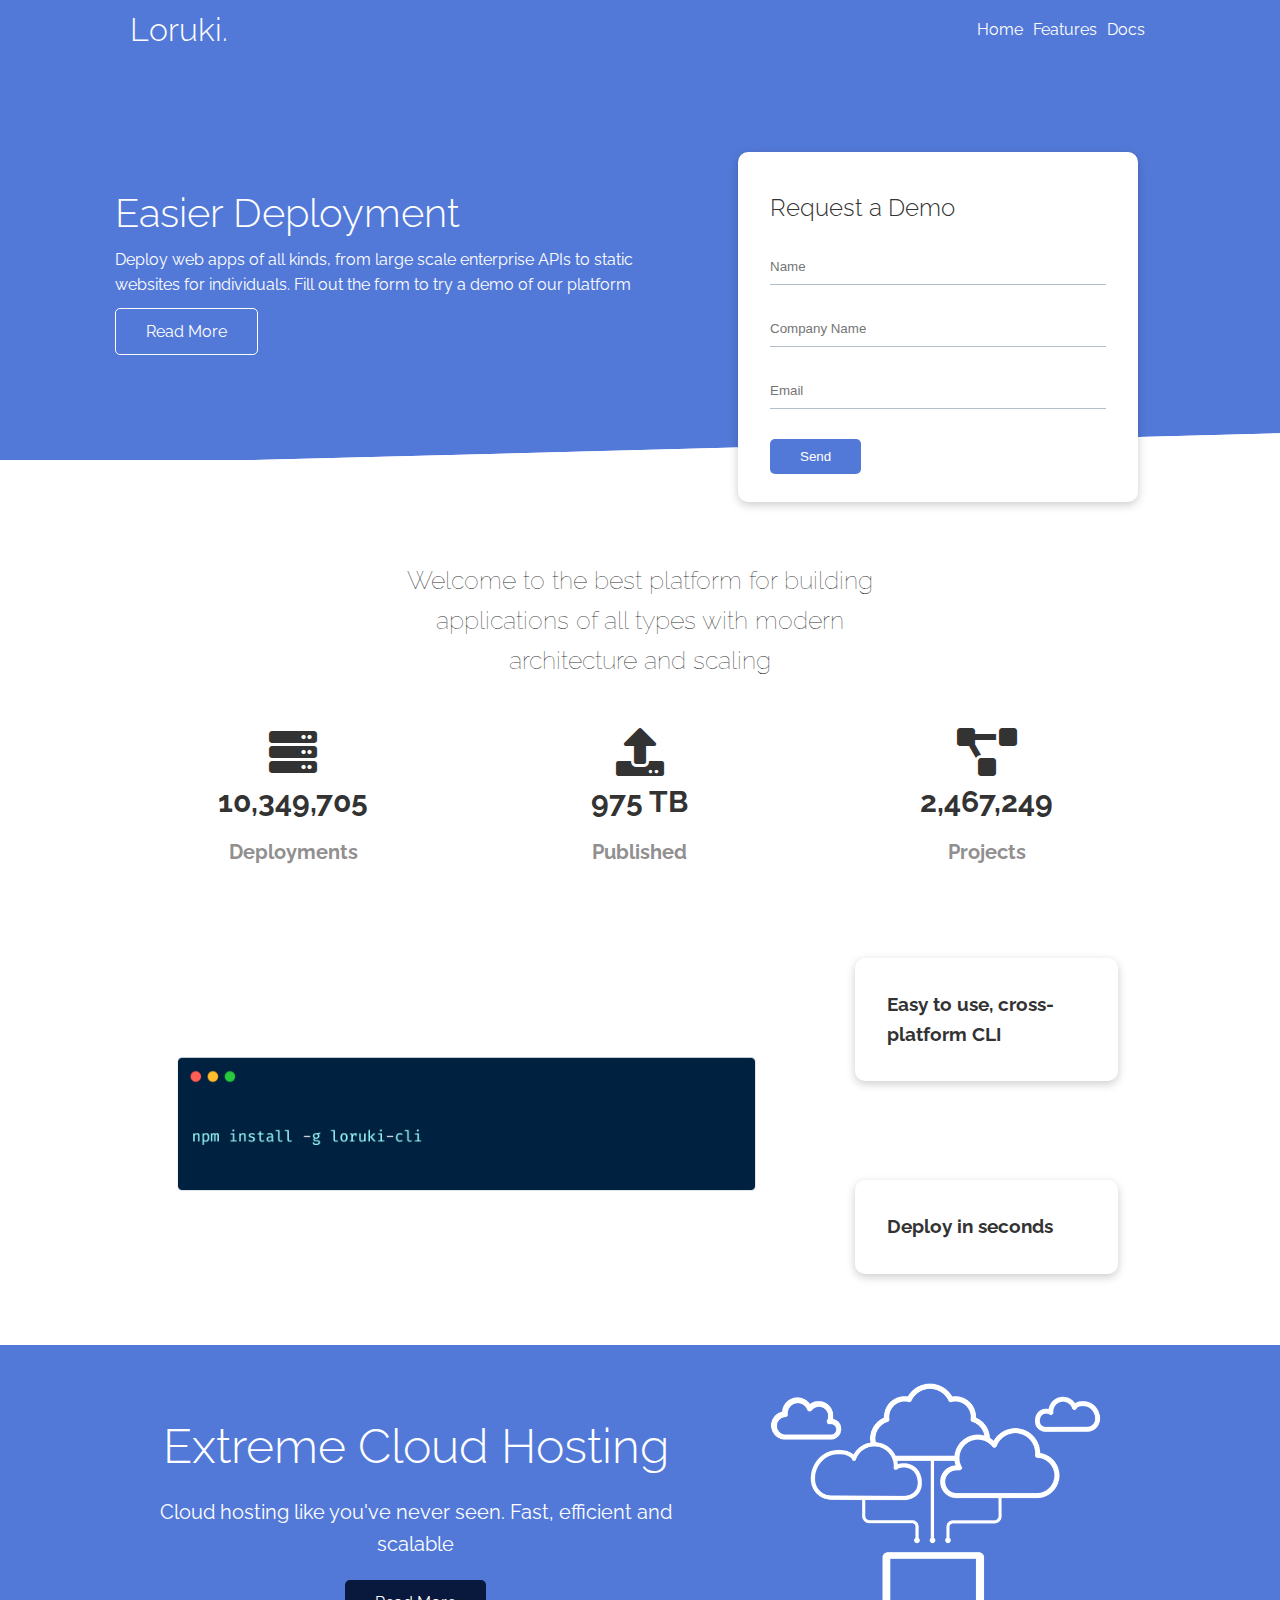
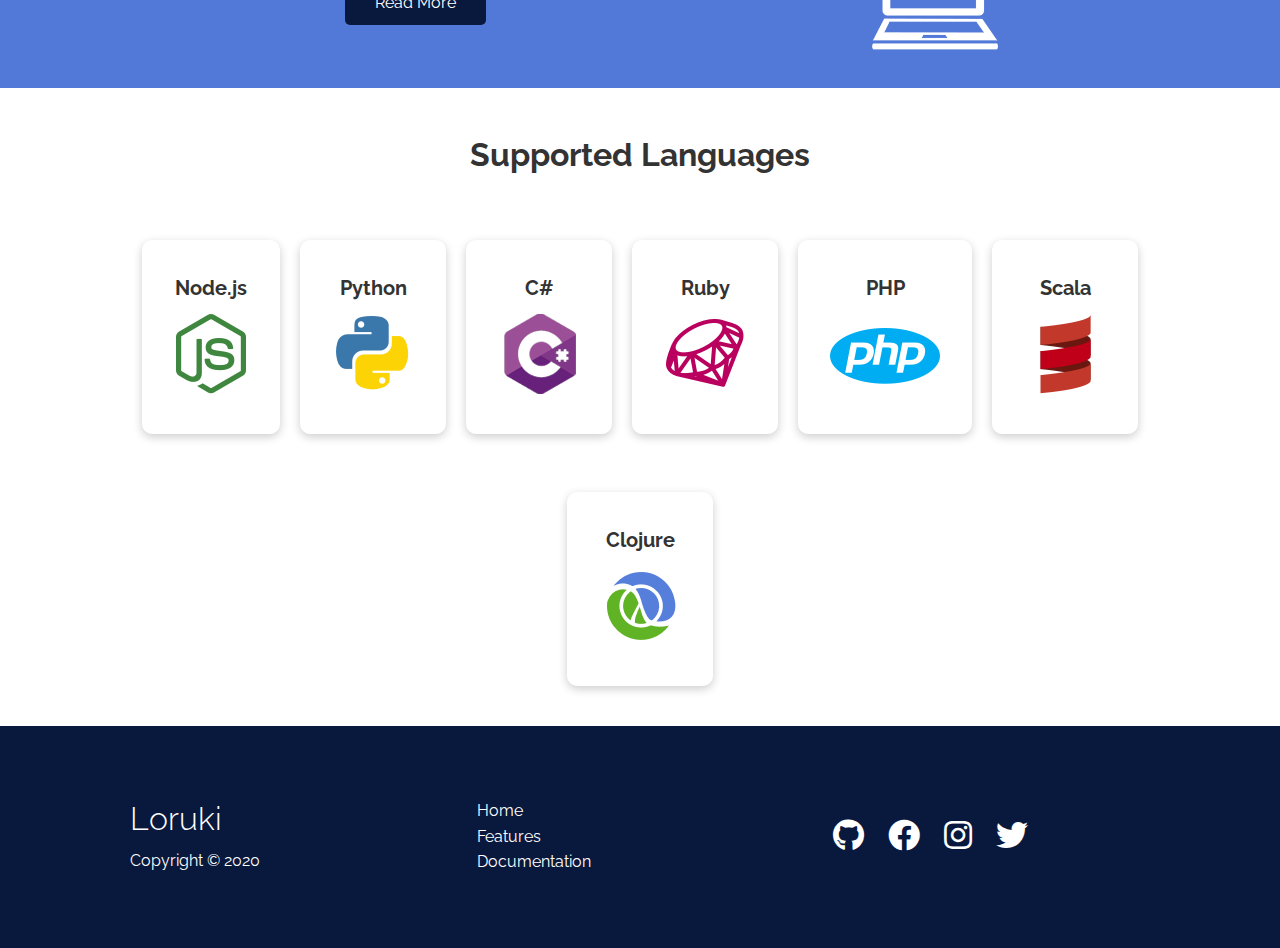
<file: index.html>
<!DOCTYPE html>
<html lang="en">
<head>
    <meta charset="UTF-8">
    <meta name="viewport" content="width=device-width, initial-scale=1.0">
    <title>Loruki | Cloud Hosting for everyone</title>
    <link rel="shortcut icon" href="images/favicon.png" type="image/x-icon">
    <link rel="stylesheet" href="css/utilities.css">
    <link rel="stylesheet" href="css/style.css">
    <link rel="stylesheet" href="css/all.css"><!-- fontawesome -->
</head>
<body>
    <!-- NAVBAR -->
    <div class="navbar">
        <div class="container flex">
            <h1 class="logo">Loruki.</h1>
            <nav>
                <ul>
                    <li><a href="index.html">Home</a></li>
                    <li><a href="features.html">Features</a></li>
                    <li><a href="docs.html">Docs</a></li>
                </ul>
            </nav>
        </div>
    </div>

    <!-- SHOWCASE -->
    <section class="showcase">
        <div class="container grid">
            <div class="showcase-text">
                <h1>Easier Deployment</h1>
                <p>Deploy web apps of all kinds, from large scale enterprise APIs to static websites for individuals. Fill out the form to try a demo of our platform</p>
                <a href="features.html" class="btn btn-outline">Read More</a>
            </div>
            <div class="showcase-form card">
                <h2>Request a Demo</h2>
                <form>
                    <div class="form-control">
                        <input type="text" name="Name" placeholder="Name" required>
                    </div>
                    <div class="form-control">
                        <input type="text" name="CompanyName" placeholder="Company Name" required>
                    </div>
                    <div class="form-control">
                        <input type="email" name="Email" placeholder="Email" required>
                    </div>
                    <div class="form-control">
                        <input type="submit" class="btn btn-primary" value="Send">
                    </div>
                </form>
            </div>
        </div>
    </section>

    <section class="stats">
        <div class="container">
            <h3 class="stats-heading text-center my-1">
                Welcome to the best platform for building applications of all types with modern architecture and scaling
            </h3>
            <div class="grid grid-3 text-center my-4">
                <div>
                    <i class="fas fa-server fa-3x"></i>
                    <h3>10,349,705</h3>
                    <p class="text-secondary">Deployments</p>
                </div>
                <div>
                    <i class="fas fa-upload fa-3x"></i>
                    <h3>975 TB</h3>
                    <p class="text-secondary">Published</p>
                </div>
                <div>
                    <i class="fas fa-project-diagram fa-3x"></i>
                    <h3>2,467,249</h3>
                    <p class="text-secondary">Projects</p>
                </div>
            </div>
        </div>
    </section>

    <section class="cli">
        <div class="container grid">
            <img src="images/cli.png" alt="">
            <div class="card">
                <h3>Easy to use, cross-platform CLI</h3>
            </div>
            <div class="card">
                <h3>Deploy in seconds</h3>
            </div>
        </div>
    </section>

    <!-- CLOUD -->
    <section class="cloud bg-primary my-2 py-2">
        <div class="container grid">
            <div class="text-center">
                <h2 class="lg">Extreme Cloud Hosting</h2>
                <p class="lead my-1">Cloud hosting like you've never seen. Fast, efficient and scalable</p>
                <a href="" class="btn btn-dark">Read More</a>
            </div>
            <img src="images/cloud.png" alt="">
        </div>
    </section>

    <!-- LANGUAGES -->
    <section class="languages">
        <h2 class="md text-center my-2">
            Supported Languages
        </h2>
        <div class="container flex">
            <div class="card">
                <h4>Node.js</h4>
                <img src="images/logos/node.png" alt="">
            </div>
            <div class="card">
                <h4>Python</h4>
                <img src="images/logos/python.png" alt="">
              </div>
              <div class="card">
                <h4>C#</h4>
                <img src="images/logos/csharp.png" alt="">
              </div>
              <div class="card">
                <h4>Ruby</h4>
                <img src="images/logos/ruby.png" alt="">
              </div>
              <div class="card">
                <h4>PHP</h4>
                <img src="images/logos/php.png" alt="">
              </div>
              <div class="card">
                <h4>Scala</h4>
                <img src="images/logos/scala.png" alt="">
              </div>
              <div class="card">
                <h4>Clojure</h4>
                <img src="images/logos/clojure.png" alt="">
              </div>
        </div>
    </section>

    <!-- FOOTER -->
    <footer class="footer bg-dark py-5">
        <div class="container grid grid-3">
            <div>
                <h1>Loruki</h1>
                <p>Copyright &copy; 2020</p>
            </div>
            <nav>
                <ul>
                    <li><a href="index.html">Home</a></li>
                    <li><a href="features.html">Features</a></li>
                    <li><a href="docs.html">Documentation</a></li>
                </ul>
            </nav>
            <div class="social">
                <a href="#"><i class="fab fa-github fa-2x"></i></a>
                <a href="#"><i class="fab fa-facebook fa-2x"></i></a>
                <a href="#"><i class="fab fa-instagram fa-2x"></i></a>
                <a href="#"><i class="fab fa-twitter fa-2x"></i></a>
            </div>
        </div>
    </footer>
</body>
</html>
</file>
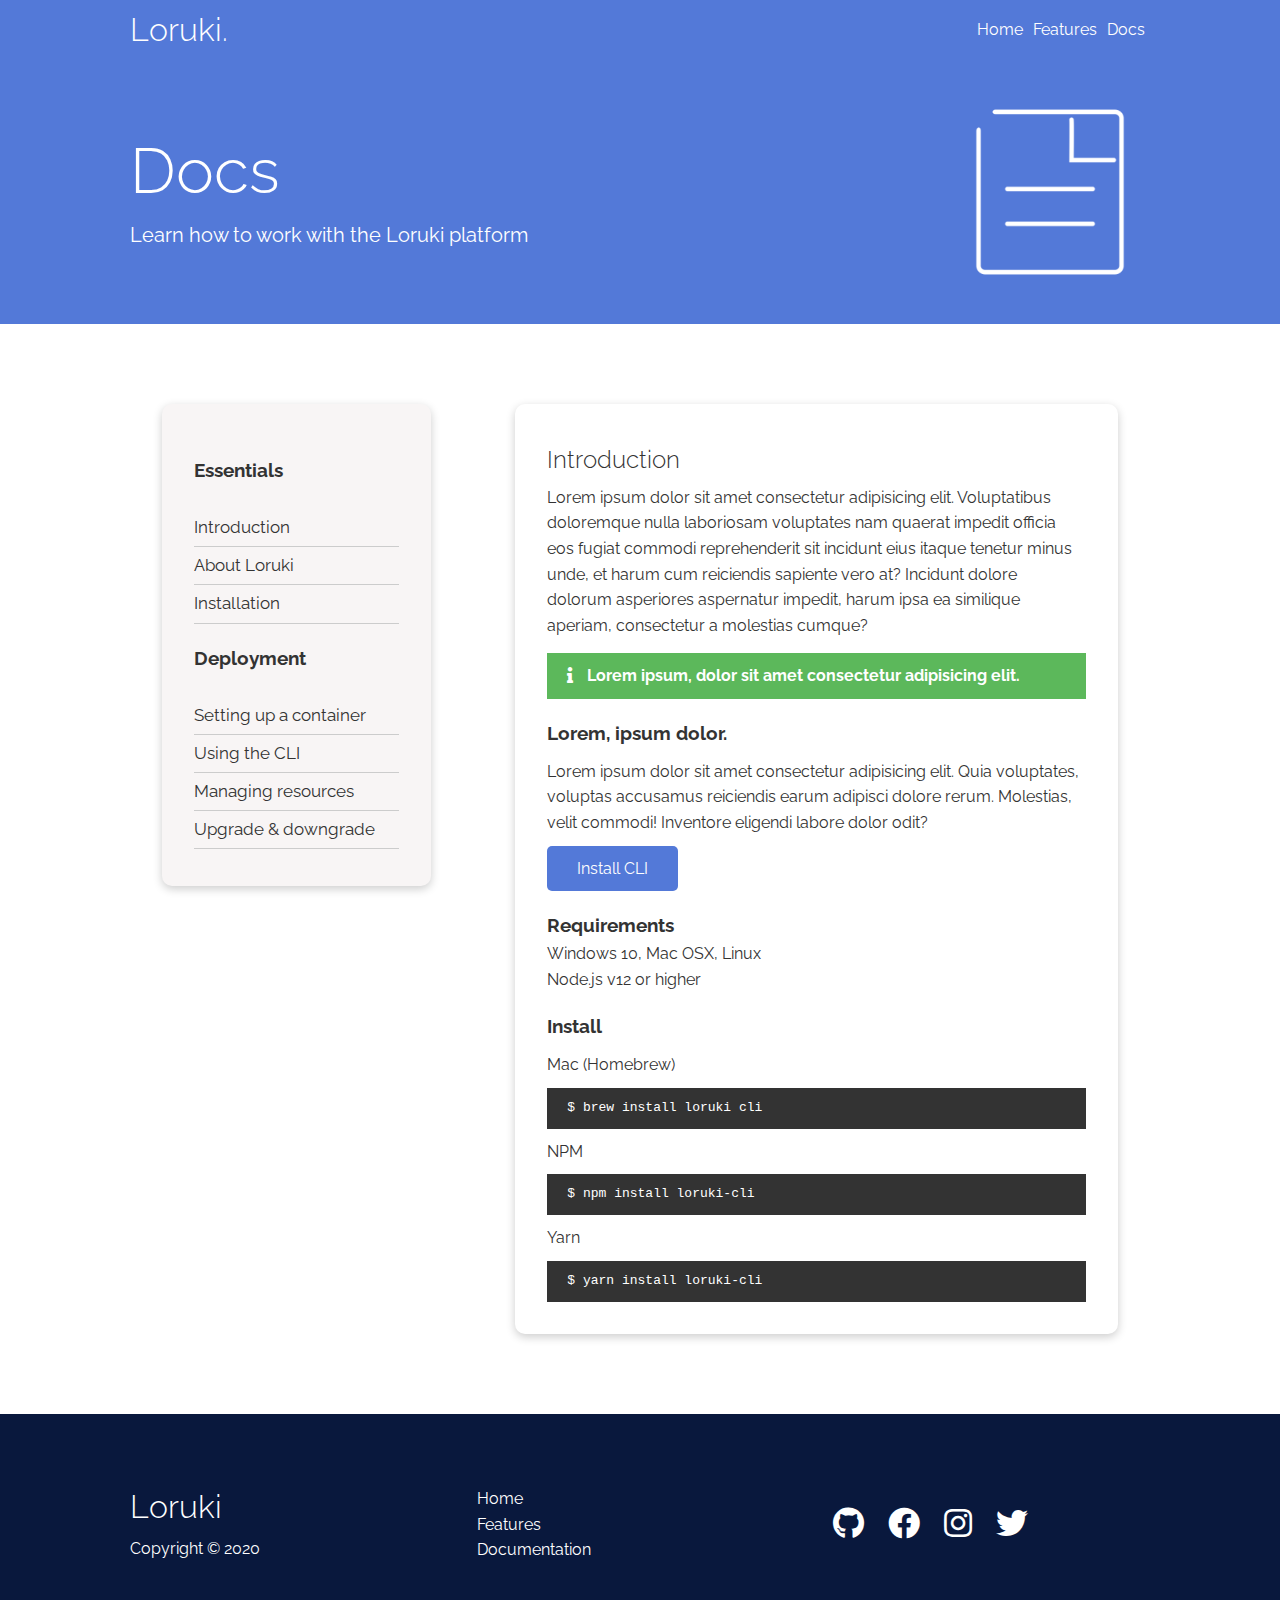
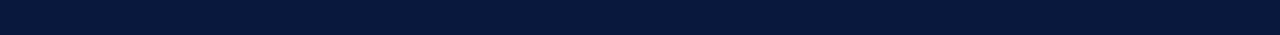
<file: docs.html>
<!DOCTYPE html>
<html lang="en">
<head>
    <meta charset="UTF-8">
    <meta name="viewport" content="width=device-width, initial-scale=1.0">
    <title>Loruki | Cloud Hosting for everyone</title>
    <link rel="shortcut icon" href="images/favicon.png" type="image/x-icon">
    <link rel="stylesheet" href="css/utilities.css">
    <link rel="stylesheet" href="css/style.css">
    <link rel="stylesheet" href="css/all.css"><!-- fontawesome -->
</head>
<body>
    <!-- NAVBAR -->
    <div class="navbar">
        <div class="container flex">
            <h1 class="logo">Loruki.</h1>
            <nav>
                <ul>
                    <li><a href="index.html">Home</a></li>
                    <li><a href="features.html">Features</a></li>
                    <li><a href="docs.html">Docs</a></li>
                </ul>
            </nav>
        </div>
    </div>

    <!-- HEAD -->
    <section class="docs-head bg-primary py-3">
        <div class="container grid">
            <div>
                <h1 class="xl">Docs</h1>
                <p class="lead">
                    Learn how to work with the Loruki platform
                </p>
            </div>
            <img src="images/docs.png" alt="">
        </div>
    </section>

    <!-- DOCS-MAIN -->
    <section class="docs-main my-4">
        <div class="container grid">
            <div class="card bg-light p-3">
                <h3 class="my-2">Essentials</h3>
                <nav>
                    <ul>
                        <li><a href="">Introduction</a></li>
                        <li><a href="">About Loruki</a></li>
                        <li><a href="">Installation</a></li>
                    </ul>
                </nav>

                <h3 class="my-2">Deployment</h3>
                <nav>
                    <ul>
                        <li><a href="#">Setting up a container</a></li>
                        <li><a href="#">Using the CLI</a></li>
                        <li><a href="#">Managing resources</a></li>
                        <li><a href="#">Upgrade & downgrade</a></li>
                    </ul>
                </nav>
            </div>

            <div class="card">
                <h2>Introduction</h2>
                <p>Lorem ipsum dolor sit amet consectetur adipisicing elit. Voluptatibus doloremque nulla laboriosam voluptates nam quaerat impedit officia eos fugiat commodi reprehenderit sit incidunt eius itaque tenetur minus unde, et harum cum reiciendis sapiente vero at? Incidunt dolore dolorum asperiores aspernatur impedit, harum ipsa ea similique aperiam, consectetur a molestias cumque?</p>
                
                <div class="alert alert-success">
                    <i class="fas fa-info"></i>
                    Lorem ipsum, dolor sit amet consectetur adipisicing elit.
                </div>

                <h3>Lorem, ipsum dolor.</h3>
                <p>Lorem ipsum dolor sit amet consectetur adipisicing elit. Quia voluptates, voluptas accusamus reiciendis earum adipisci dolore rerum. Molestias, velit commodi! Inventore eligendi labore dolor odit?</p>
                <a href="#" class="btn btn-primary">Install CLI</a>

                <h3>Requirements</h3>
                <ul>
                    <li>Windows 10, Mac OSX, Linux</li>
                    <li>Node.js v12 or higher</li>
                </ul>

                <h3>Install</h3>
                <p>Mac (Homebrew)</p>
                <pre><code>$ brew install loruki cli</code></pre>
                <p>NPM</p>
                <pre><code>$ npm install loruki-cli</code></pre>
                <p>Yarn</p>
                <pre><code>$ yarn install loruki-cli</code></pre>

            </div>
        </div>
    </section>

    <!-- FOOTER -->
    <footer class="footer bg-dark py-5">
        <div class="container grid grid-3">
            <div>
                <h1>Loruki</h1>
                <p>Copyright &copy; 2020</p>
            </div>
            <nav>
                <ul>
                    <li><a href="index.html">Home</a></li>
                    <li><a href="features.html">Features</a></li>
                    <li><a href="docs.html">Documentation</a></li>
                </ul>
            </nav>
            <div class="social">
                <a href="#"><i class="fab fa-github fa-2x"></i></a>
                <a href="#"><i class="fab fa-facebook fa-2x"></i></a>
                <a href="#"><i class="fab fa-instagram fa-2x"></i></a>
                <a href="#"><i class="fab fa-twitter fa-2x"></i></a>
            </div>
        </div>
    </footer>
</body>
</html>
</file>
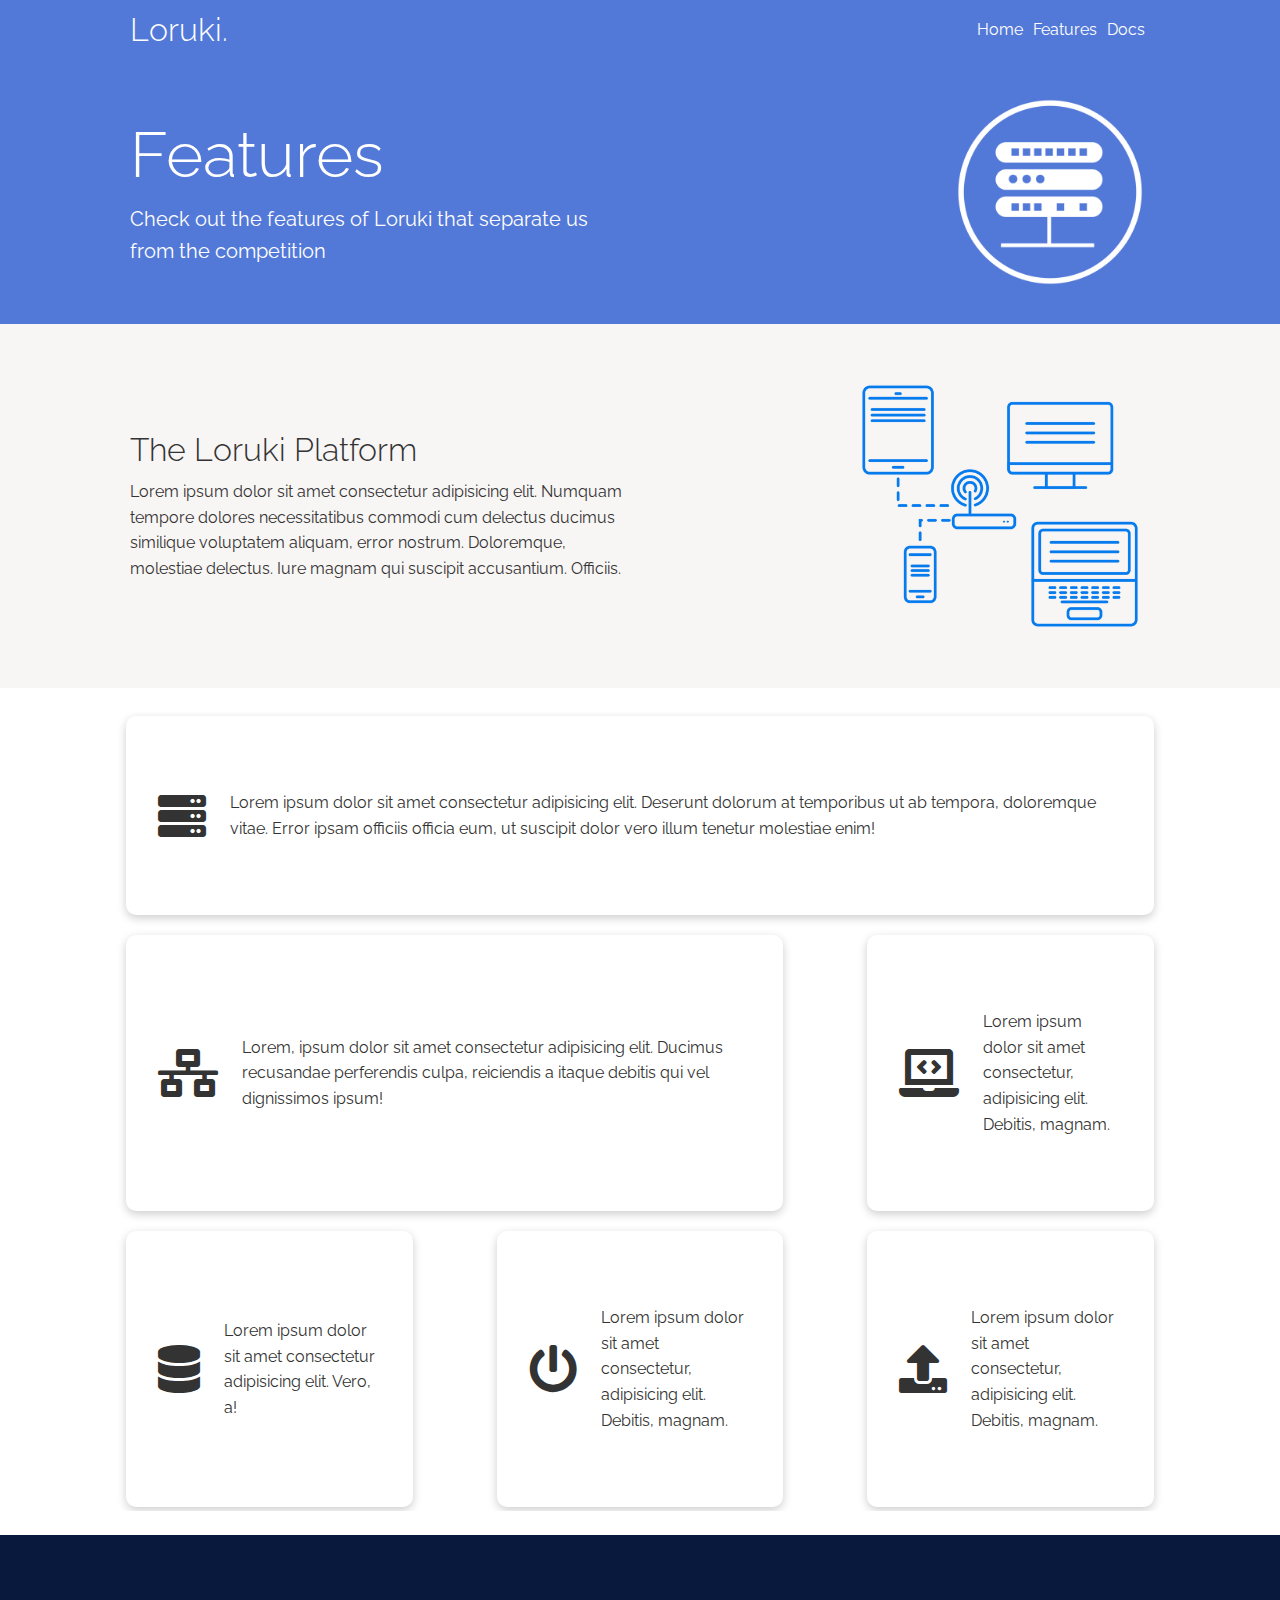
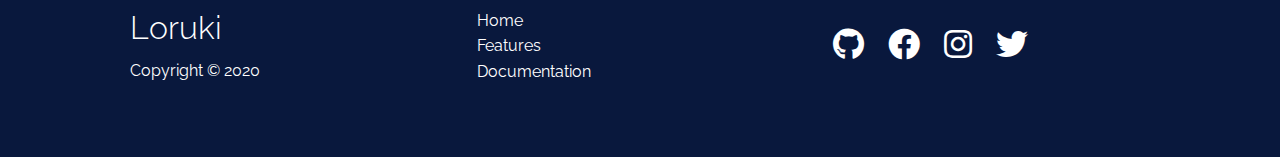
<file: features.html>
<!DOCTYPE html>
<html lang="en">
<head>
    <meta charset="UTF-8">
    <meta name="viewport" content="width=device-width, initial-scale=1.0">
    <title>Loruki | Cloud Hosting for everyone</title>
    <link rel="shortcut icon" href="images/favicon.png" type="image/x-icon">
    <link rel="stylesheet" href="css/utilities.css">
    <link rel="stylesheet" href="css/style.css">
    <link rel="stylesheet" href="css/all.css"><!-- fontawesome -->
</head>
<body>
    <!-- NAVBAR -->
    <div class="navbar">
        <div class="container flex">
            <h1 class="logo">Loruki.</h1>
            <nav>
                <ul>
                    <li><a href="index.html">Home</a></li>
                    <li><a href="features.html">Features</a></li>
                    <li><a href="docs.html">Docs</a></li>
                </ul>
            </nav>
        </div>
    </div>

    <!-- HEAD -->
    <section class="features-head bg-primary py-3">
        <div class="container grid">
            <div>
                <h1 class="xl">Features</h1>
                <p class="lead">
                    Check out the features of Loruki that separate us from the competition
                </p>
            </div>
            <img src="images/server.png" alt="">
        </div>
    </section>

    <!-- SUBHEAD -->
    <section class="features-sub-head bg-light py-3">
        <div class="container grid">
            <div>
                <h1 class="md">The Loruki Platform</h1>
                <p>
                    Lorem ipsum dolor sit amet consectetur adipisicing elit. Numquam tempore dolores necessitatibus commodi cum delectus ducimus similique voluptatem aliquam, error nostrum. Doloremque, molestiae delectus. Iure magnam qui suscipit accusantium. Officiis.
                </p>
            </div>
            <img src="images/server2.png" alt="">
        </div>
    </section>

    <section class="features-main my-2">
        <div class="container grid grid-3">
            <div class="card flex">
                <i class="fas fa-server fa-3x"></i>
                <p>Lorem ipsum dolor sit amet consectetur adipisicing elit. Deserunt dolorum at temporibus ut ab tempora, doloremque vitae. Error ipsam officiis officia eum, ut suscipit dolor vero illum tenetur molestiae enim!</p>
            </div>
            <div class="card flex">
                <i class="fas fa-network-wired fa-3x"></i>
                <p>
                    Lorem, ipsum dolor sit amet consectetur adipisicing elit. Ducimus
                    recusandae perferendis culpa, reiciendis a itaque debitis qui vel
                    dignissimos ipsum!
                </p>
            </div>
            <div class="card flex">
                <i class="fas fa-laptop-code fa-3x"></i>
                <p>
                    Lorem ipsum dolor sit amet consectetur, adipisicing elit. Debitis,
                    magnam.
                </p>
            </div>
            <div class="card flex">
                <i class="fas fa-database fa-3x"></i>
                <p>
                    Lorem ipsum dolor sit amet consectetur adipisicing elit. Vero, a!
                </p>
            </div>
            <div class="card flex">
                <i class="fas fa-power-off fa-3x"></i>
                <p>
                    Lorem ipsum dolor sit amet consectetur, adipisicing elit. Debitis,
                    magnam.
                </p>
            </div>
            <div class="card flex">
                <i class="fas fa-upload fa-3x"></i>
                <p>
                    Lorem ipsum dolor sit amet consectetur, adipisicing elit. Debitis,
                    magnam.
                </p>
            </div>
        </div>
    </section>

    <!-- FOOTER -->
    <footer class="footer bg-dark py-5">
        <div class="container grid grid-3">
            <div>
                <h1>Loruki</h1>
                <p>Copyright &copy; 2020</p>
            </div>
            <nav>
                <ul>
                    <li><a href="index.html">Home</a></li>
                    <li><a href="features.html">Features</a></li>
                    <li><a href="docs.html">Documentation</a></li>
                </ul>
            </nav>
            <div class="social">
                <a href="#"><i class="fab fa-github fa-2x"></i></a>
                <a href="#"><i class="fab fa-facebook fa-2x"></i></a>
                <a href="#"><i class="fab fa-instagram fa-2x"></i></a>
                <a href="#"><i class="fab fa-twitter fa-2x"></i></a>
            </div>
        </div>
    </footer>
</body>
</html>
</file>
<file: css/utilities.css>
.container {
    max-width: 1100px;
    margin: 0 auto;
    overflow: auto;
    padding: 0 40px;
}

.flex {
    display: flex;
    justify-content: center;
    align-items: center;
    height: 100%;
}

.grid {
    display: grid;
    grid-template-columns: repeat(2, 1fr);
    gap: 20px;
    height: 100%;
    justify-content: center;
    align-items: center;
}

.grid-3 {
    grid-template-columns: repeat(3, 1fr);
}

.card {
    background-color: #fff;
    color: #333;
    border-radius: 10px;
    box-shadow: 0 3px 10px rgba(0, 0, 0, 0.2);
    padding: 2em;
    margin: 2em;
    z-index: 3;
}

.btn {
    display: inline-block;
    padding: 10px 30px;
    border: none;
    border-radius: 5px;
    cursor: pointer;
    background-color: var(--primary-color);
    color: #fff;
}

.btn-outline {
    background-color: transparent;
    border: 1px solid white;
}

.btn:hover {
    transform: scale(0.98);
}

/*Backgrounds and Colored Buttons*/
.bg-primary, .btn-primary {
    background-color: var(--primary-color);
    color: #fff;
}

.bg-secondary, .btn-secondary {
    background-color: var(--secondary-color);
    color: #fff;
}

.bg-dark, .btn-dark {
    background-color: var(--dark-color);
    color: #fff;
}

.bg-light, .btn-light {
    background-color: var(--light-color);
    color: #333;
}

.bg-primary a, 
.btn-primary a, 
.bg-secondary a, 
.btn-secondary a,
.bg-dark a, 
.btn-dark a,
.bg-light a, 
.btn-light a {
    color: #fff;
}

.text-center {
    text-align: center;
}

/* TEXT SIZES */
.lead {
    font-size: 20px;
}
.sm {
    font-size: 1rem;
}
.md {
    font-size: 2rem;
}
.lg {
    font-size: 3rem;
}
.xl {
    font-size: 4rem;
}

/* Text colors */
.text-primary {
    color: var(--primary-color);
  }
  
  .text-secondary {
    color: var(--secondary-color);
  }
  
  .text-dark {
    color: var(--dark-color);
  }
  
  .text-light {
    color: var(--light-color);
  }

/* ALERT */
.alert {
    background-color: var(--light-color);
    padding: 10px 20px;
    font-weight: bold;
    margin: 15px 0;
}

.alert i {
    margin-right: 10px;
}

.alert-success {
    background-color: var(--success-color);
    color: #fff;
}

.alert-error {
    background-color: var(--error-color);
    color: #fff;
}

/* MARGINS */

/* Vertical Margins */
.my-1 {
    margin: 1em 0;
}
.my-2 {
    margin: 1.5em 0;
}
.my-3 {
    margin: 3em 0;
}
.my-4 {
    margin: 3em 0;
}
.my-5 {
    margin: 4em 0;
}

/* Horizontal Margins */
.mx-1 {
    margin: 0 1em;
}
.mx-2 {
    margin: 0 1.5em;
}
.mx-3 {
    margin: 0 2em;
}
.mx-4 {
    margin: 0 3em;
}
.mx-5 {
    margin: 0 4em;
}

/* ALL ROUND MARGIN */
.m-1 {
    margin: 1rem;
  }
  
.m-2 {
    margin: 1.5rem;
  }
  
.m-3 {
    margin: 2rem;
  }
  
.m-4 {
    margin: 3rem;
  }
  
.m-5 {
    margin: 4rem;
  }
  

/* PADDINGS */

/* Vertical Paddings */
.py-1 {
    padding: 1em 0;
}
.py-2 {
    padding: 1.5em 0;
}
.py-3 {
    padding: 2em 0;
}
.py-4 {
    padding: 3em 0;
}
.py-5 {
    padding: 4em 0;
}

/* Horizontal Paddings */
.px-1 {
    padding: 0 1em;
}
.px-2 {
    padding: 0 1.5em;
}
.px-3 {
    padding: 0 2em;
}
.px-4 {
    padding: 0 3em;
}
.px-5 {
    padding: 0 4em;
}

/* AllRound Padding */
.p-1 {
    padding: 1rem;
  }
  
  .p-2 {
    padding: 1.5rem;
  }
  
  .p-3 {
    padding: 2rem;
  }
  
  .p-4 {
    padding: 3rem;
  }
  
  .p-5 {
    padding: 4rem;
  }
</file>
<file: css/style.css>
@import url('https://fonts.googleapis.com/css2?family=Raleway:wght@300&display=swap');

:root {
    --primary-color: #5379d8;
    --secondary-color: #918f8f;
    --dark-color: #09183d;
    --light-color: #f8f5f5;
    --success-color: #5cb85b;
    --error-color: #d9534f;
}

* {
    box-sizing: border-box;
    padding: 0;
    margin: 0;
}

body {
    font-family: 'Raleway', sans-serif;
    color: #333;
    line-height: 1.6;
}

ul {
    list-style-type: none;
}

a {
    text-decoration: none;
    color: #333;
}

h1, h2 {
    font-weight: 300;
    line-height: 1.2;
    margin: 10px 0;
}

p {
    margin: 10px 0;
}

img{
    width: 100%;
}

/* NAVBAR */
.navbar {
    background-color: var(--primary-color);
    color: #fff;
    height: 60px;
}

.navbar .flex{
    justify-content: space-between;
}

.navbar ul {
    display: flex;
}

.navbar a {
    color: #fff;
    padding: 15 20px;
    margin: 0 5px;
}

.navbar a:hover {
    border-bottom: 2px white solid;
}


/* ShowCase */
.showcase {
    height: 400px;
    background-color: var(--primary-color);
    position: relative;
    color: #fff;
}

.showcase h1 {
    font-size: 40px;
}

.showcase .grid {
    overflow: visible;
    grid-template-columns: 55% 45%;
    gap: 30px;
}

.showcase-text {
    animation: slideInFromLeft 1s ease-in;
}

.showcase-form {
    position: relative;
    top: 60px;
    height: 350px;
    width: 400px;
    animation: slideInFromRight 1s ease-in;
}

.showcase-form .form-control {
    margin: 30px 0;
}

.showcase-form input[type='text'],
.showcase-form input[type='email'] {
    width: 100%;
    padding-bottom: 0.75em;
    border: 0;
    border-bottom: 1px solid #b4becb;
}

.showcase-form input:focus {
    outline: none;
}

.showcase::before,
.showcase::after {
    content: '';
    position: absolute;
    height: 100px;
    background-color: #fff;
    bottom: -90px;
    right: 0;
    left: 0;
    transform: skewY(-1.5deg);
    -webkit-transform: skewY(-1.5deg);
    -moz-transform: skewY(-1.5deg);
    -ms-transform: skewY(-1.5deg);
}


/* STATS */
.stats {
    margin-top: 100px;
    animation: slideInFromBottom 1s ease-in;
}

.stats-heading {
    max-width: 500px;
    margin: auto; /* centers the object */
    font-size: 25px;
    font-weight: lighter;
}

.stats .grid h3 {
    font-size: 30px;
}

.stats .grid p {
    font-size: 20px;
    font-weight: bold;
}

/* CLI */
.cli .grid {
    grid-template-columns: repeat(3, 1fr);
    grid-template-rows: repeat(2, 1fr);
}

.cli .grid > *:first-child {
    grid-column: 1 / span 2;
    grid-row: 1 / span 2;
}

/*CLOUD*/
.cloud .grid {
    grid-template-columns: 4fr 3fr;
}

/* LANGUAGES */
.languages .card {
    text-align: center;
    margin: 18px 10px 40px;
    transition: transform 0.2s ease-in;
}

.languages h2 {
    font-weight: bold;
}

.languages .flex {
    flex-wrap: wrap;
}

.languages .card h4 {
    font-size: 20px;
    margin-bottom: 10px;
}

.languages .card:hover {
    transform: translateY(-15px);
}

/* FEATURES */
.features-head img {
    width: 200px;
    justify-self: flex-end;
}

.features-sub-head img {
    width: 300px;
    justify-self: flex-end;
}

.features-main .card i{
    margin-right: 0.5em;
}

.features-main .grid {
    padding: 0.25em;
}
.features-main .grid *:first-child {
    grid-column: 1 / span 3;
}
.features-main .grid *:nth-child(2) {
    grid-column: 1 / span 2;
}

/* DOCS */
.docs-head img {
    width: 200px;
    justify-self: flex-end;
}

.docs-main a {
    color: #333;
}

.docs-main .btn-primary {
    color: #fff;
}

.docs-main h3 {
    margin-top: 20px;
}

.docs-main .grid {
    grid-template-columns: 1fr 2fr;
    align-items: flex-start;
}

.docs-main nav li {
    font-size: 17px;
    padding-bottom: 5px;
    margin-bottom: 5px;
    color: red;
    border-bottom: 1px solid #ccc;
}

.docs-main a:hover {
    font-weight: 550;
} 

pre, code {
    background-color: #333;
    color: #fff;
    padding: 10px;
}

/* FOOTER */
.footer .social a {
    margin: 0 10px;
}


/* Animations */
@keyframes slideInFromLeft {
    0% {
      transform: translateX(-100%);
    }
  
    100% {
      transform: translateX(0);
    }
  }
  
  @keyframes slideInFromRight {
    0% {
      transform: translateX(100%);
    }
  
    100% {
      transform: translateX(0);
    }
  }
  
  @keyframes slideInFromTop {
    0% {
      transform: translateY(-100%);
    }
  
    100% {
      transform: translateX(0);
    }
  }
  
  @keyframes slideInFromBottom {
    0% {
      transform: translateY(100%);
    }
  
    100% {
      transform: translateX(0);
    }
  }

/* TABLETS and UNDER */
@media(max-width:768px){
    .grid,
    .showcase .grid,
    .cli .grid,
    .cloud .grid
    .features-main .grid
    .docs-main .grid { 
        grid-template-columns: 1fr;
        grid-template-rows: 1fr;
    }
    .showcase{
        height: auto;
    }
    .showcase-text {
        text-align: center;
        margin-top: 40px;
        animation: slideInFromTop 1s ease-in;
    }
    .showcase-form {
        justify-self: center;
        margin: auto;
        animation: slideInFromBottom 1s ease-in;
    }
    .cli .grid > *:first-child {
        grid-column: 1;
        grid-row: 1;
    }
    .features-head,
    .features-sub-head,
    .docs-head {
       text-align: center;
    }
    .features-head img,
    .features-sub-head img,
    .docs-head img {
       justify-self: center;
    }
    .features-main .grid > *:first-child,
    .features-main .grid > *:nth-child(2) {
       grid-column: 1;
    }
}

/* MOBILE */
@media(max-width:500px){
    .navbar {
        height: 110px;
    }
    .navbar .flex {
        flex-direction: column;
    }
    .navbar ul {
        padding: 10px;
        background-color: rgba(0,0,0,0.1);
    }
}
</file>
